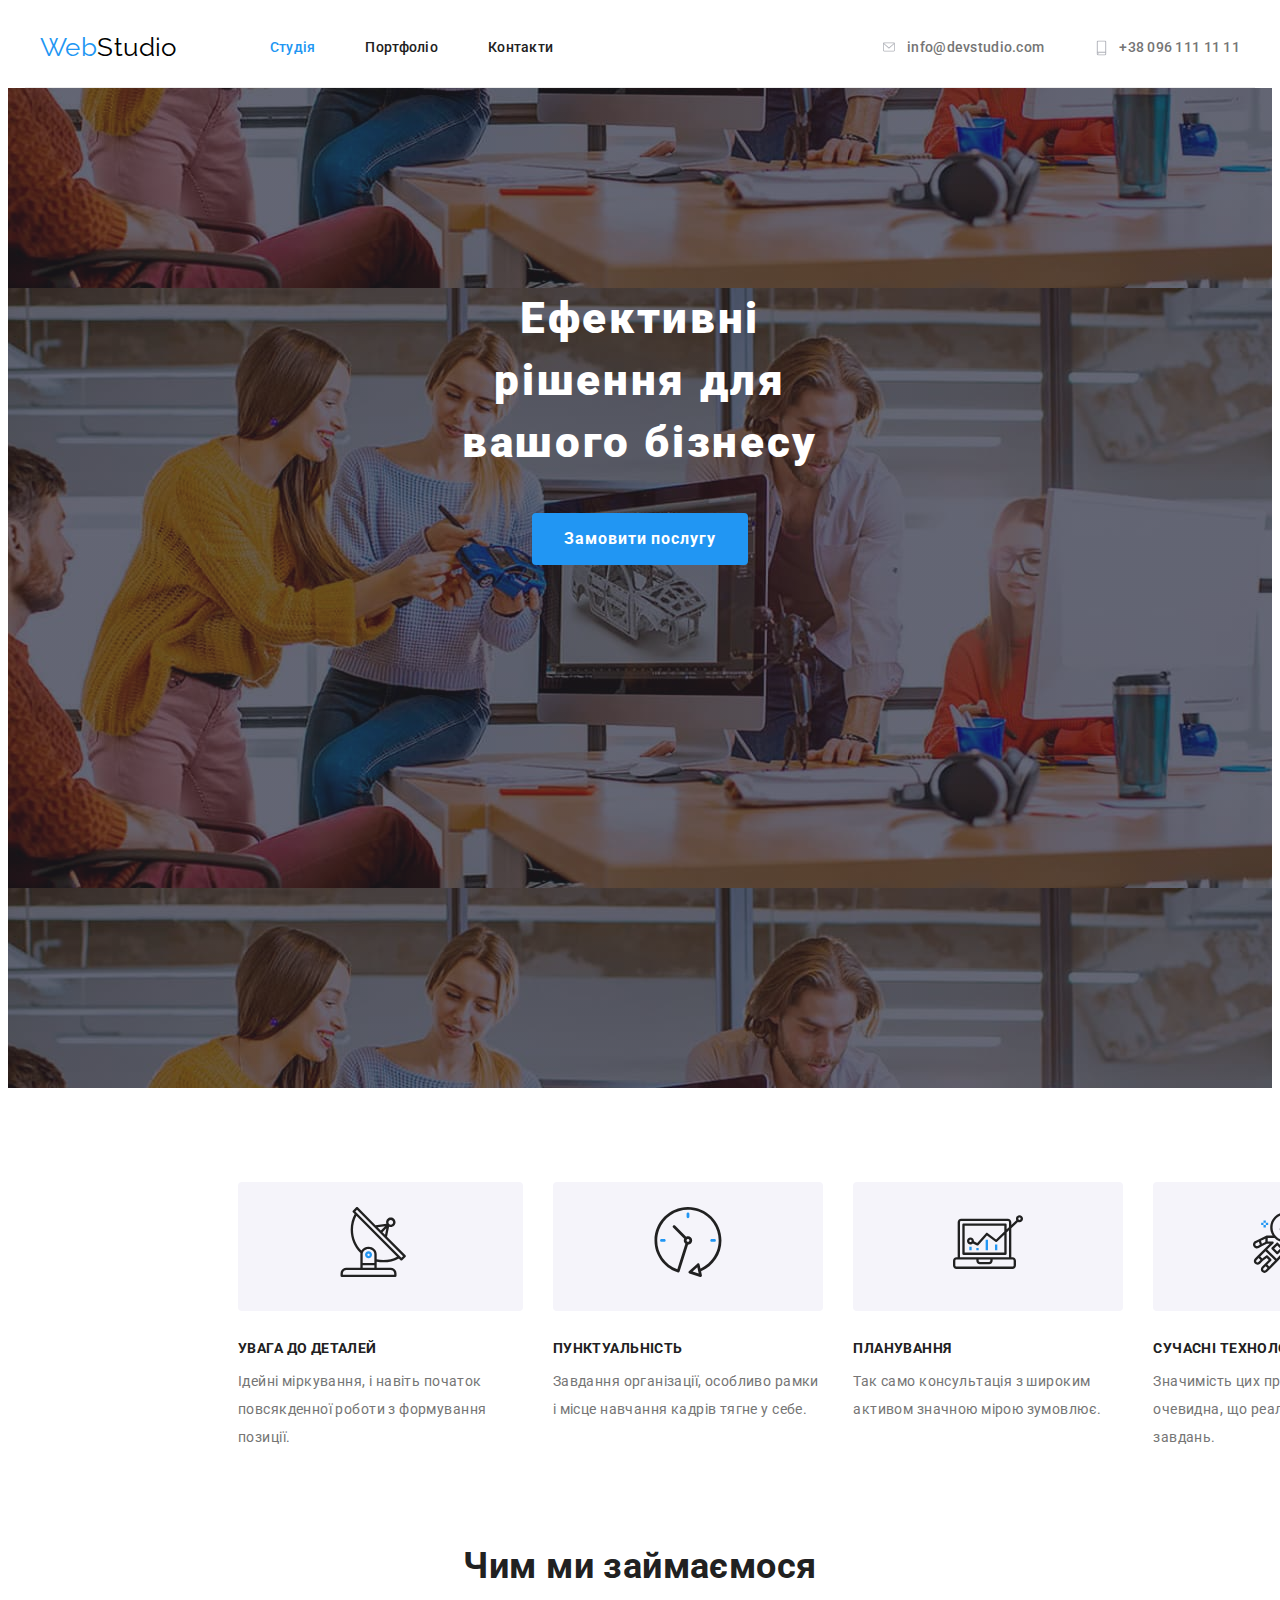
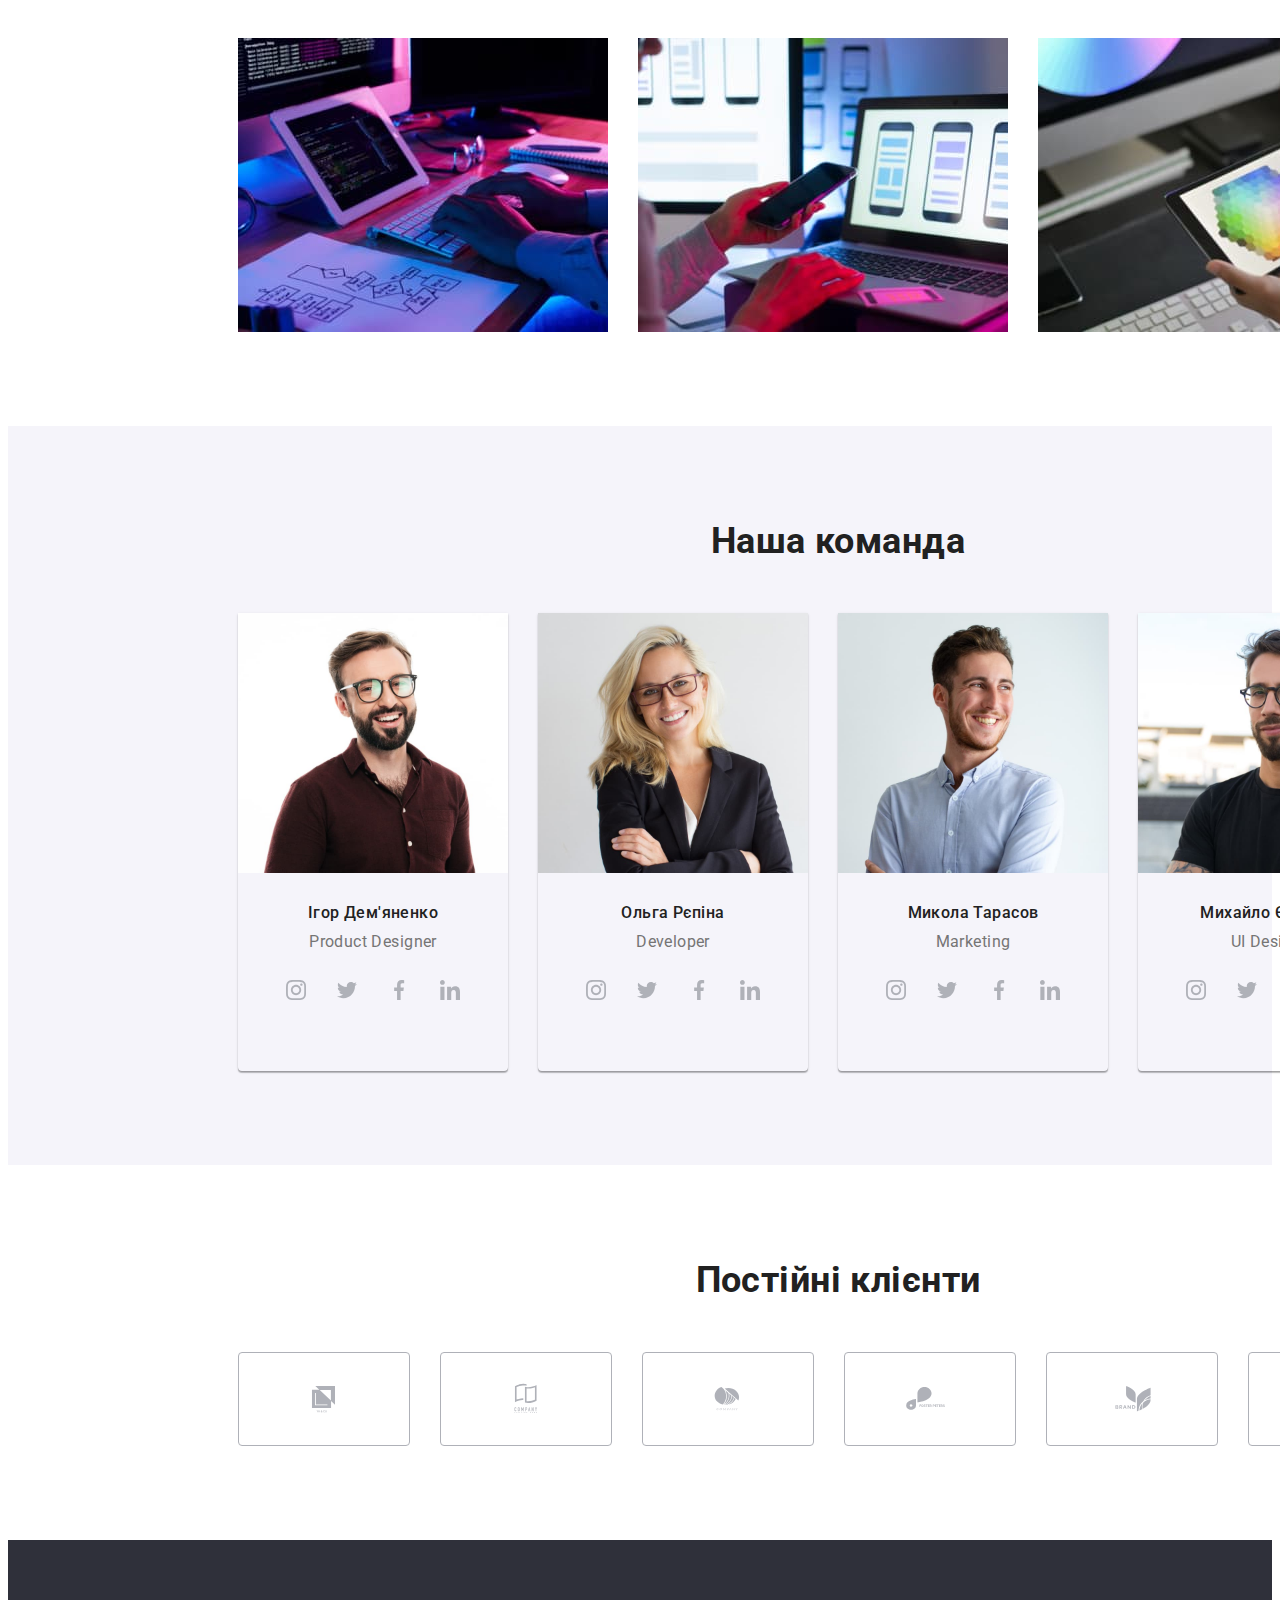
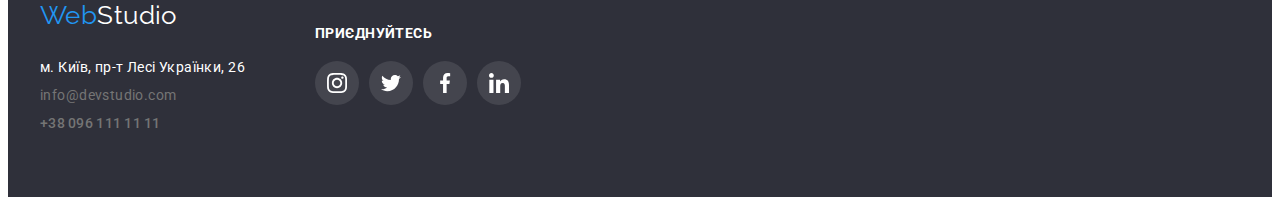
<file: index.html>
<!DOCTYPE html>
<html lang="en">
<head>
    <meta charset="UTF-8">
    <meta http-equiv="X-UA-Compatible" content="IE=edge">
    <meta name="viewport" content="width=device-width, initial-scale=1.0">
     <title>Студія</title>
     <link rel="preconnect" href="https://fonts.googleapis.com">
     <link rel="preconnect" href="https://fonts.gstatic.com" crossorigin>
     <link href="https://fonts.googleapis.com/css2?family=Raleway:wght@700&family=Roboto:wght@400;500;700;900&display=swap" 
     rel="stylesheet">
<link rel="stylesheet" href="https://cdnjs.cloudflare.com/ajax/libs/modern-normalize/1.1.0/modern-normalize.min.css" integrity="sha512-wpPYUAdjBVSE4KJnH1VR1HeZfpl1ub8YT/NKx4PuQ5NmX2tKuGu6U/JRp5y+Y8XG2tV+wKQpNHVUX03MfMFn9Q==" crossorigin="anonymous" referrerpolicy="no-referrer" />
     <link rel="stylesheet" href="./css/styles.css">

</head>
<body>
    <header >
      
        <div class="container main-nav">
            <nav class="navigation">
            <a href="" class="logo"> Web<span class="logo-three">Studio</span></a>
         <ul class="site-nav list">
            <li class="item">
                <a href="" class="link current">Студія</a>
            </li>
            <li class="item">
                <a href="./portfolio.html" class="link">Портфоліо</a>
            </li>
            <li class="item">
                <a href="" class="link">Контакти</a>
            </li>
         </ul>
       </nav>
    <ul class="site-contacte list ">
     <li class="item">
        <a href="mailto:info@devstudio.com" class="link">
            <svg class="icon-contacte"
            width="16px"
            height="12px"
            viewBox="0 0 100 100" 
            >
              <use xlink:href="./images/sprite.svg#icon-mail"></use>
              </svg>info@devstudio.com</a>
     </li>
     <li class="item">
        <a href="tel:+380961111111" class="link">
            <svg 
            class="icon-contacte"
            width="15px"
            height="16px"
            viewBox="0 0 100 100" 
            >
              <use xlink:href="./images/sprite.svg#icon-smartphone"></use>
              </svg>+38 096 111 11 11 </a>
     </li>
     </ul>
   </div>
   
       
       

 <!-- Меню -->
    
     
   </header>
   <main> 
        
    <section class="services">
        <h1 class="services-title">Ефективні рішення для вашого бізнесу</h1>
        <button type="button" class="button">Замовити послугу</button>
    </section>
    <section class="section"> <!-- Качество обслуживания  -->
        <h2 hidden>Якість обслуговування </h2> 
        <!-- потом уберем h2 с помощью CSS.Как я понял , то в каждой секции должен быть заголовок  -->
        <div class="container">
            <ul class="quality list">
            <li class="item ">
                <div class="quality-box">
                    <svg  
                    class="quality-icon"
                    width="70px"
                    height="70px"
                    viewBox="0 0 100 100" 
                    >
                 <use xlink:href="./images/sprite.svg#icon-Group"></use>
                  </svg>
                </div>
                <h3 class="quality-title">УВАГА ДО ДЕТАЛЕЙ</h3>
                <p class="quality-text">Ідейні міркування, і навіть початок повсякденної роботи з формування позиції.</p>
            </li>
            <li class="item ">
                <div class="quality-box">
                    <svg  
                    class="quality-icon"
                    width="70px"
                    height="70px"
                    viewBox="0 0 100 100" 
                    >
                 <use xlink:href="./images/sprite.svg#icon-clock"></use>
                  </svg>
                </div>
                <h3 class="quality-title">ПУНКТУАЛЬНІСТЬ</h3>
                <p class="quality-text">Завдання організації, особливо рамки і місце навчання кадрів тягне у себе.</p>
            </li>
            <li class="item ">
                <div class="quality-box">
                    <svg  
                    class="quality-icon"
                    width="70px"
                    height="70px"
                    viewBox="0 0 100 100" 
                    >
                 <use xlink:href="./images/sprite.svg#icon-diagram"></use>
                  </svg>
                </div>
                <h3 class="quality-title">ПЛАНУВАННЯ</h3>
                <p class="quality-text">Так само консультація з широким активом значною мірою зумовлює.</p>
            </li>
            <li class="item ">
                <div class="quality-box">
                    <svg  
                    class="quality-icon"
                    width="70px"
                    height="70px"
                    viewBox="0 0 100 100" 
                    >
                 <use xlink:href="./images/sprite.svg#icon-astronaut"></use>
                  </svg>
                </div>
                <h3 class="quality-title">СУЧАСНІ ТЕХНОЛОГІЇ</h3>
                <p class="quality-text">Значимість цих проблем настільки очевидна, що реалізація планових завдань.</p>
            </li>
        </ul>
    </div>
        
    </section>
    <section class="section no-pudding"> 
        <!-- Про работу компании  -->
        
        <h2 class="section-title centered">Чим ми займаємося</h2>
        <div class="container ">
            <ul class="working list">
            <li class="item">
                <img src="images/img.jpg" alt="working on computer" width="370" >
            </li>
            <li class="item">
                <img src="images/img1.jpg" alt="working by telephone" width="370">
            </li>
            <li class="item">
                <img src="images/img2.jpg" alt="working on tablets " width="370">
            </li>
        </ul>
    </div>
        
    </section>
    <section class="section comand"> <!-- Наша команда -->
       <div class="container ">
        <h2 class="section-title centered">Наша команда</h2>
        <ul class="team list">
            <li class="item">
                
                    <img src="images/img6.jpg" alt="man" width="270">
                     <h3 class="team-title">Ігор Дем'яненко </h3>
                      <p class="team-position">Product Designer</p>
                      <ul class="team-social">
                        <li class="social-item">
                            <a href="" class="link">
                            <svg 
                            class="social-icon"
                        
                            viewBox="0 0 100 100" 
                            width="20px"
                            
                            >
                             <use xlink:href="./images/sprite.svg#icon-instagram"></use>
                              </svg>
                            </a>
                        </li>
                         <li class="social-item">
                            <a href="" class="link">
                                <svg 
                                class="social-icon"
                                viewBox="0 0 100 100" 
                                width="20"
                                >
                             <use xlink:href="./images/sprite.svg#icon-twitter">

                             </use>
                              </svg>
                            </a>
                        </li>
                         <li class="social-item">
                            <a href="" class="link">
                                <svg 
                                class="social-icon"
                                viewBox="0 0 100 100" 
                                width="20"
                                >
                             <use xlink:href="./images/sprite.svg#icon-facebook">

                             </use>
                              </svg>
                            </a>
                        </li>
                         <li class="social-item">
                            <a href="" class="link">
                                <svg
                                class="social-icon" 
                                viewBox="0 0 100 100"
                                width="20" 
                                >
                             <use xlink:href="./images/sprite.svg#icon-linkedin">

                             </use>
                              </svg>
                            </a>
                        </li>
                      </ul> 
                
            </li>
            <li class="item">
                
                    <img src="images/img4.jpg" alt="woman" width="270">
                     <h3 class="team-title">Ольга Рєпіна</h3> 
                        <p class="team-position">Developer</p>
                        <ul class="team-social">
                        <li class="social-item">
                            <a href="" class="link">
                            <svg 
                            class="social-icon"
                            viewBox="0 0 100 100" 
                            width="20"
                            >
                             <use xlink:href="./images/sprite.svg#icon-instagram"></use>
                              </svg>
                            </a>
                        </li>
                         <li class="social-item">
                            <a href="" class="link">
                                <svg 
                                class="social-icon"
                                viewBox="0 0 100 100" 
                                width="20"
                                >
                             <use xlink:href="./images/sprite.svg#icon-twitter">

                             </use>
                              </svg>
                            </a>
                        </li>
                         <li class="social-item">
                            <a href="" class="link">
                                <svg 
                                class="social-icon"
                                viewBox="0 0 100 100" 
                                width="20"
                                >
                             <use xlink:href="./images/sprite.svg#icon-facebook">

                             </use>
                              </svg>
                            </a>
                        </li>
                         <li class="social-item">
                            <a href="" class="link">
                                <svg
                                class="social-icon" 
                                viewBox="0 0 100 100"
                                width="20" 
                                >
                             <use xlink:href="./images/sprite.svg#icon-linkedin">

                             </use>
                              </svg>
                            </a>
                        </li>
                      </ul>  
                
    
            </li>
            <li class="item">
               
                    <img src="images/img3.jpg" alt="man" width="270">
                       <h3 class="team-title">Микола Тарасов</h3>
                        <p class="team-position">Marketing</p>
                        <ul class="team-social">
                        <li class="social-item">
                            <a href="" class="link">
                            <svg
                            class="social-icon" 
                            viewBox="0 0 100 100" 
                            width="20"
                            >
                             <use xlink:href="./images/sprite.svg#icon-instagram"></use>
                              </svg>
                            </a>
                        </li>
                         <li class="social-item">
                            <a href="" class="link">
                                <svg 
                                class="social-icon"
                                viewBox="0 0 100 100" 
                                width="20"
                                >
                             <use xlink:href="./images/sprite.svg#icon-twitter">

                             </use>
                              </svg>
                            </a>
                        </li>
                         <li class="social-item">
                            <a href="" class="link">
                                <svg 
                                class="social-icon"
                                viewBox="0 0 100 100" 
                                width="20"
                                >
                             <use xlink:href="./images/sprite.svg#icon-facebook">

                             </use>
                              </svg>
                            </a>
                        </li>
                         <li class="social-item">
                            <a href="" class="link">
                                <svg
                                class="social-icon" 
                                viewBox="0 0 100 100"
                                width="20" 
                                >
                             <use xlink:href="./images/sprite.svg#icon-linkedin">

                             </use>
                              </svg>
                            </a>
                        </li>
                      </ul> 
               
            </li>
            <li class="item">
                
                    <img src="images/img5.jpg" alt="man" width="270">
                      <h3 class="team-title">Михайло Єрмаков</h3>
                        <p class="team-position">UI Designer</p>
                        <ul class="team-social">
                        <li class="social-item">
                            <a href="" class="link">
                            <svg
                            class="social-icon" 
                            viewBox="0 0 100 100" 
                            width="20"
                            >
                             <use xlink:href="./images/sprite.svg#icon-instagram"></use>
                              </svg>
                            </a>
                        </li>
                         <li class="social-item">
                            <a href="" class="link">
                                <svg
                                class="social-icon" 
                                viewBox="0 0 100 100" 
                                width="20"
                                >
                             <use xlink:href="./images/sprite.svg#icon-twitter">

                             </use>
                              </svg>
                            </a>
                        </li>
                         <li class="social-item">
                            <a href="" class="link">
                                <svg 
                                class="social-icon"
                                viewBox="0 0 100 100" 
                                width="20"
                                >
                             <use xlink:href="./images/sprite.svg#icon-facebook">

                             </use>
                              </svg>
                            </a>
                        </li>
                         <li class="social-item">
                            <a href="" class="link">
                                <svg
                                class="social-icon" 
                                viewBox="0 0 100 100"
                                width="20" 
                                >
                             <use xlink:href="./images/sprite.svg#icon-linkedin">

                             </use>
                              </svg>
                            </a>
                        </li>
                      </ul> 
                
            </li>
        </ul>
    </div>
        
    
    </section>
     <!-- Клиенты  -->
    <section class="section">
        <div class="container ">
            <h2 class="section-title centered">
        Постійні клієнти </h2>
        <ul class="client">
            <li class="item">
                <a href="" class="link"><svg
                    class="icon-client" 
                    width="106px"
                    height="60px"
                    viewBox="0 0 100 100" 
                    >
  <use xlink:href="./images/sprite.svg#icon-company1"></use>
</svg></a>
            </li>
            <li class="item">
                <a href="" class="link"><svg
                    class="icon-client"
                    width="106px"
                    height="60px"
                     viewBox="0 0 100 100" 
                     >
  <use xlink:href="./images/sprite.svg#icon-company2"></use>
</svg></a>
            </li>
            <li class="item">
                <a href="" class="link"><svg
                    class="icon-client" 
                    width="106px"
                    height="60px"
                    viewBox="0 0 100 100" 
                    >
  <use xlink:href="./images/sprite.svg#icon-company3"></use>
</svg></a>
            </li>
            <li class="item">
                <a href="" class="link"><svg
                    class="icon-client"
                    width="106px"
                    height="60px" 
                    viewBox="0 0 100 100" 
                    >
  <use xlink:href="./images/sprite.svg#icon-company4"></use>
</svg></a>
            </li>
            <li class="item">
                <a href="" class="link"><svg
                    class="icon-client" 
                    width="106px"
                    height="60px" 
                    viewBox="0 0 100 100"
                     >
  <use xlink:href="./images/sprite.svg#icon-company5"></use>
</svg></a>
            </li>
            <li class="item">
                <a href="" class="link"><svg
                    class="icon-client"
                    width="106px"
                    height="60px" 
                    viewBox="0 0 100 100" 
                    >
  <use xlink:href="./images/sprite.svg#icon-company6"></use>
</svg>
</a>
            </li>
        </ul>
    </div>
      



    </section>

   </main>
   <footer class="footer">
     <!-- Футер -->
     <div class="container box">
        <div class="box-1">
        
        <a href="" class="logo">Web<span class="logo-two">Studio</span> </a>
    <address>
        м. Київ, пр-т Лесі Українки, 26 <br>
        <a href="mailto:info@devstudio.com" class="link">info@devstudio.com</a><br>
        <a href="tel=:+380961111111" class="tell">+38 096 111 11 11</a>
    
    </address>
    </div>
 <div class="box-2">
    <strong>
    ПРИЄДНУЙТЕСЬ
    </strong>
    <ul class="footer-social">
        <li class="item">
            <a href="" class="link">
                            <svg
                            class="footer-icon" 
                            viewBox="0 0 100 100" 
                            width="20"
                            >
                             <use xlink:href="./images/sprite.svg#icon-instagram"></use>
                              </svg>
                            </a>
         </li>
        <li class="item">
            <a href="" class="link">
                                <svg
                                class="footer-icon" 
                                viewBox="0 0 100 100" 
                                width="20"
                                >
                             <use xlink:href="./images/sprite.svg#icon-twitter">

                             </use>
                              </svg>
                            </a>
            </li>
        <li class="item">
            <a href="" class="link">
                                <svg 
                                class="footer-icon"
                                viewBox="0 0 100 100" 
                                width="20"
                                >
                             <use xlink:href="./images/sprite.svg#icon-facebook">

                             </use>
                              </svg>
                            </a>
            </li>
        <li class="item"> 
            <a href="" class="link">
                                <svg
                                class="footer-icon" 
                                viewBox="0 0 100 100"
                                width="20" 
                                >
                             <use xlink:href="./images/sprite.svg#icon-linkedin">

                             </use>
                              </svg>
                            </a>
            </li>
    </ul>
   </div>
</div>
     

    

   </footer>


</body>
</html>
</file>
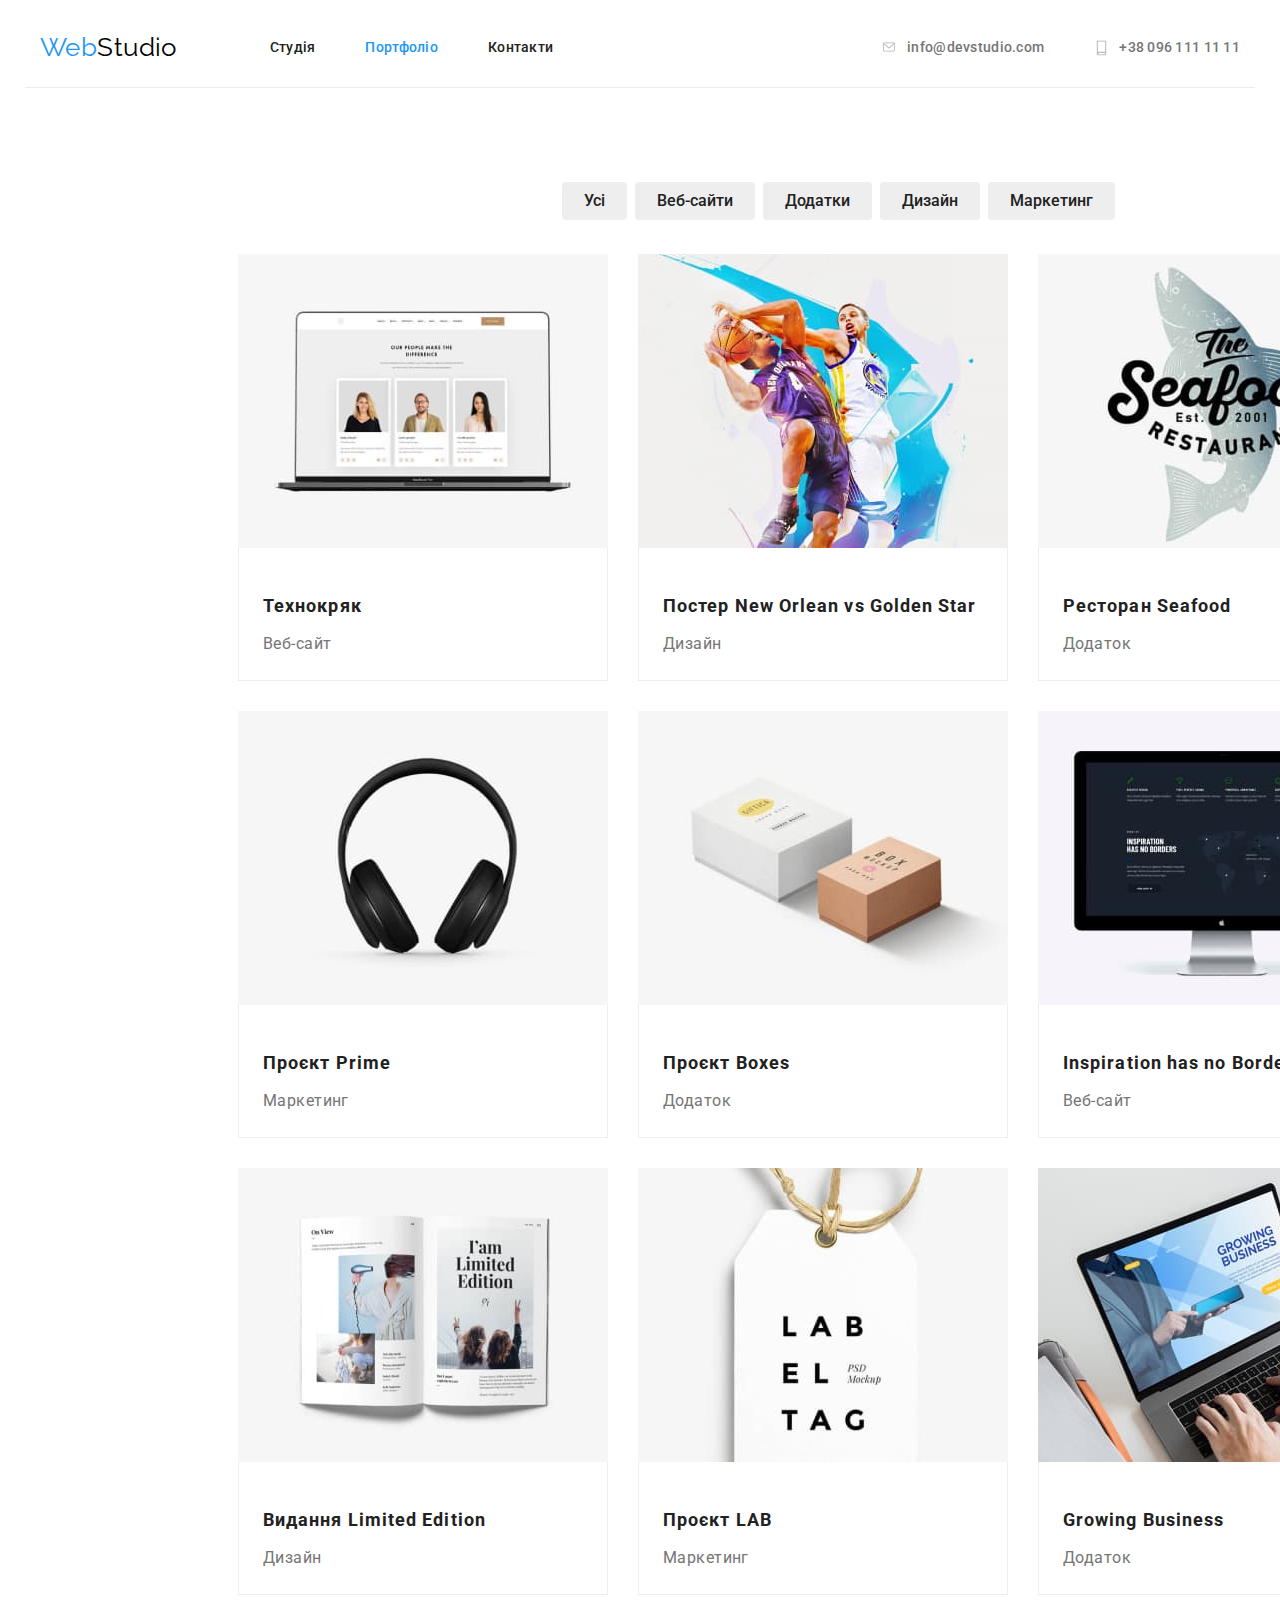
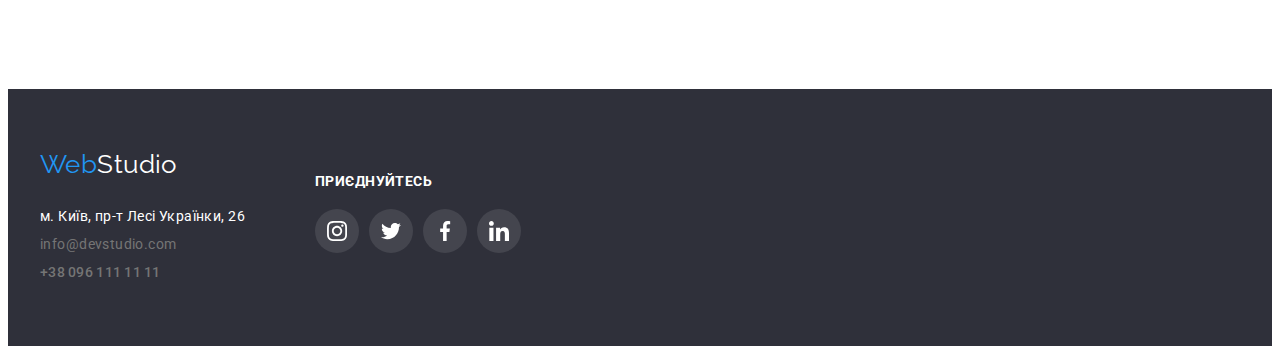
<file: portfolio.html>
<!DOCTYPE html>
<html lang="en">
<head>
    <meta charset="UTF-8">
    <meta http-equiv="X-UA-Compatible" content="IE=edge">
    <meta name="viewport" content="width=device-width, initial-scale=1.0">
    <title>Портфоліо</title>
     <link rel="preconnect" href="https://fonts.googleapis.com">
     <link rel="preconnect" href="https://fonts.gstatic.com" crossorigin>
     <link href="https://fonts.googleapis.com/css2?family=Raleway:wght@700&family=Roboto:wght@400;500;700;900&display=swap" 
     rel="stylesheet">
     <link rel="stylesheet" href="https://cdnjs.cloudflare.com/ajax/libs/modern-normalize/1.1.0/modern-normalize.min.css" integrity="sha512-wpPYUAdjBVSE4KJnH1VR1HeZfpl1ub8YT/NKx4PuQ5NmX2tKuGu6U/JRp5y+Y8XG2tV+wKQpNHVUX03MfMFn9Q==" crossorigin="anonymous" referrerpolicy="no-referrer" />
      <link rel="stylesheet" href="./css/styles.css">
</head>
<body>
      <header >
      
        <div class="container main-nav">
            <nav class="navigation">
            <a href="" class="logo"> Web<span class="logo-three">Studio</span></a>
         <ul class="site-nav list">
            <li class="item">
                <a href="./index.html" class="link ">Студія</a>
            </li>
            <li class="item">
                <a href="./portfolio.html" class="link current">Портфоліо</a>
            </li>
            <li class="item">
                <a href="" class="link">Контакти</a>
            </li>
         </ul>
       </nav>
    <ul class="site-contacte list ">
     <li class="item">
        <a href="mailto:info@devstudio.com" class="link">
            <svg class="icon-contacte"
            width="16px"
            height="12px"
            viewBox="0 0 100 100" 
            >
              <use xlink:href="./images/sprite.svg#icon-mail"></use>
              </svg>info@devstudio.com</a>
     </li>
     <li class="item">
        <a href="tel:+380961111111" class="link">
            <svg 
            class="icon-contacte"
            width="15px"
            height="16px"
            viewBox="0 0 100 100" 
            >
              <use xlink:href="./images/sprite.svg#icon-smartphone"></use>
              </svg>+38 096 111 11 11 </a>
     </li>
     </ul>
   </div>
   
       
       

 <!-- Меню -->
    
     
   </header>
   <main> 
    <!-- Фильтр -->
    <section class="filtr-space">
        <!-- <div class="container">  -->
            <h1 hidden>Portfolio</h1>
   <div class=" container filtr">
    <button type="button" class="filtr-button item">Усі</button>
      <button type="button" class="filtr-button item">Веб-сайти</button>
        <button type="button" class="filtr-button item">Додатки</button>
          <button type="button" class="filtr-button item">Дизайн</button>
           <button type="button" class="filtr-button item">Маркетинг</button>
           
        
        
</div>
<!-- </div> -->
   

          

<!-- Портфолио -->
<div class="container"> 
    <ul class="portfolio list">
        <li class="item">
            <a href="" class="link">
                <img src="images/img7.jpg" alt="notebook" width="370">
            <div class="portfolio-border">
                <h2 class="portfolio-title">Технокряк</h2>
            <p >Веб-сайт</p>
        </div>
    </a>
            
            
        </li>
        <li class=" item">
            <a href="" class="link">
                <img src="images/img8.jpg" alt="play basketball" width="370">
            <div class="portfolio-border">
                <h2 class="portfolio-title">Постер New Orlean vs Golden Star</h2>
            <p>Дизайн</p>
        </div>
    </a>
            
            
        </li>
        <li class="item">
            <a href="" class="link">
                <img src="images/img9.jpg" alt="Seafood" width="370">
            <div class="portfolio-border">
                <h2 class="portfolio-title">Ресторан Seafood</h2>
            <p>Додаток</p>
        </div></a>
            
            
        </li>
        <li class="item">
            <a href="" class="link">
                <img src="images/img10.jpg" alt="headphones" width="370">
            <div class="portfolio-border">
                <h2 class="portfolio-title">Проєкт Prime</h2>
            <p>Маркетинг</p>
        </div></a>
            
            
        </li>
        <li class="item">
            <a href="" class="link">
                <img src="images/img11.jpg" alt="Boxes" width="370">
            <div class="portfolio-border">
                <h2 class="portfolio-title">Проєкт Boxes</h2>
            <p>Додаток</p>
        </div></a>
            
            
        </li>
        <li class="item">
            <a href="" class="link">
                <img src="images/img12.jpg" alt="monitor" width="370">
            <div class="portfolio-border">
                <h2 class="portfolio-title">Inspiration has no Borders</h2>
            <p>Веб-сайт</p>
        </div></a>
            
            
        </li>
        <li class="item">
            <a href="" class="link">
                <img src="images/img13.jpg" alt="book" width="370">
            <div class="portfolio-border">
                <h2 class="portfolio-title">Видання Limited Edition</h2>
            <p>Дизайн</p>
        </div></a>
            
            
        </li>
        <li class="item">
            <a href="" class="link">
                <img src="images/img14.jpg" alt="LAB" width="370">
            <div class="portfolio-border">
                <h2 class="portfolio-title">Проєкт LAB</h2>
            <p>Маркетинг</p>
        </div></a>
            
            
        </li>
        <li class="item">
            <a href="" class="link">
                <img src="images/img15.jpg" alt="typing on computer" width="370">
            <div class="portfolio-border">
                <h2 class="portfolio-title">Growing Business</h2>
            <p>Додаток</p>
        </div></a>
            
            
        </li>
        
    </ul>
</div>
   
</section>
</main>
   


   
 <footer class="footer">
     <!-- Футер -->
     <div class="container box">
        <div class="box-1">
        
        <a href="" class="logo">Web<span class="logo-two">Studio</span> </a>
    <address>
        м. Київ, пр-т Лесі Українки, 26 <br>
        <a href="mailto:info@devstudio.com" class="link">info@devstudio.com</a><br>
        <a href="tel=:+380961111111" class="tell">+38 096 111 11 11</a>
    
    </address>
    </div>
 <div class="box-2">
    <strong>
    ПРИЄДНУЙТЕСЬ
    </strong>
    <ul class="footer-social">
        <li class="item">
            <a href="" class="link">
                            <svg
                            class="footer-icon" 
                            viewBox="0 0 100 100" 
                            width="20"
                            >
                             <use xlink:href="./images/sprite.svg#icon-instagram"></use>
                              </svg>
                            </a>
         </li>
        <li class="item">
            <a href="" class="link">
                                <svg
                                class="footer-icon" 
                                viewBox="0 0 100 100" 
                                width="20"
                                >
                             <use xlink:href="./images/sprite.svg#icon-twitter">

                             </use>
                              </svg>
                            </a>
            </li>
        <li class="item">
            <a href="" class="link">
                                <svg 
                                class="footer-icon"
                                viewBox="0 0 100 100" 
                                width="20"
                                >
                             <use xlink:href="./images/sprite.svg#icon-facebook">

                             </use>
                              </svg>
                            </a>
            </li>
        <li class="item"> 
            <a href="" class="link">
                                <svg
                                class="footer-icon" 
                                viewBox="0 0 100 100"
                                width="20" 
                                >
                             <use xlink:href="./images/sprite.svg#icon-linkedin">

                             </use>
                              </svg>
                            </a>
            </li>
    </ul>
   </div>
</div>
     

    

   </footer>
    
</body>
</html>
</file>
<file: css/styles.css>
/* основой цвет текста #757575

вторичный цвет текста #212121
акцент #2196F3

цвет фона #F5F5F5 */
:root{
    --primary-text-color:#757575;
    --title-text-color:#212121;
    --nav-text-color:#212121;
    --accent-text-color:#2196F3;
    --white-color:#FFFFFF;
    
}
.section {
    padding: 94px 215px;
    
}
.container{
    width: 1200px;
    padding-left: 15px;
    padding-right: 15px;
    margin-left: auto;
    margin-right: auto;
    
    /* background-color: #b5ea89; */
}


body{
    background: #FFFFFF;
    color:var(--primary-text-color);
    font-family: 'Roboto', sans-serif;
    letter-spacing: 0.03em;
    font-size: 14px;
    line-height: 2;
    
}

img{
        display: block; max-width:100%;}
    
ul{
    list-style: none;
}
.list{
    padding: 0;
    margin: 0;
}


/* LOGO */
.logo {
    color:#2196F3;
 text-decoration: none;
 font-family:'Raleway', sans-serif;
 font-size: 26px;
 line-height: 1.2;
     }
.logo:hover{
    color:#F45656;
          }
 .logo-two {
    color:#FFFFFF}
 .logo-two:hover{
  color:#F45656;  
 }
 .logo-three {
    color:#000000;}
 .logo-three:hover{
    color:#F45656;
 }

    /* SITE-NAV */

.main-nav{
    display:flex;
    align-items: center;
    border-bottom: 1px solid #ECECEC;
   
   
}
 .navigation{
   
    display: flex;
    align-items: center;

    
 }
.site-nav{
  display:flex;
  margin-left: 93px;
}

.site-nav .item +.item{
    margin-left: 50px;
}

.site-nav .link {
    display: block;
    color:var(--nav-text-color);
    text-decoration: none;
 font-weight: 500;
 font-size: 14px;
 line-height: 1.1;
 letter-spacing: 0.02em;
 padding-top: 32px;
 padding-bottom: 32px;
}
.site-nav :hover , .site-nav :focus {
    color: var(--accent-text-color);
}
.site-nav .link.current{
    color:var(--accent-text-color);
}
.site-nav .link:active{
    color:#F45656 ;
}

 /* SITE-CONTACTE */
 .site-contacte a{
    display: flex;
    align-items: center;
   
 }
 
 
.site-contacte{
    
    display:flex;
    margin-left: auto;
}
.site-contacte .item + .item{
    margin-left: 50px;

}
 
.site-contacte .link,.tell {
    color: var(--primary-text-color);
    text-decoration: none;
    font-weight: 500;
    font-size: 14px;
    line-height: 1.1;
    letter-spacing: 0.02em;
 }
 .site-contacte .link:hover ,.site-contacte .link:focus{
    color:var(--accent-text-color);
 }
 
 
 
    
 
 .icon-contacte{
    margin-right: 10px;
    fill:#afb1b8;
 }
 
.site-contacte .link:hover svg{
    fill: var(--accent-text-color);
}
.site-contacte .link:focus svg{
 fill: var(--accent-text-color);
}



  /* SERVICES */

  
  .services{
    margin-left: auto;
    margin-right: auto;
    height: 600px;
    max-width:1600px ;
    background-image:  linear-gradient(
    rgba(47, 48, 58, 0.4),rgba(47, 48, 58, 0.4)),
    url(../images/services.jpg);
    background-position: center;
    text-align: center;
    padding:200px 452px ;
  }
  .services-title{
    color: var(--white-color);
    font-weight: 900;
    font-size: 44px;
    line-height: 1.4;
    letter-spacing: 0.06em;
    margin-top: 0;
    margin-bottom: 40px;



  }
  .button{
    background-color:#2196F3 ;
    color: var(--white-color);
    cursor: pointer;
    font-family: inherit;
   font-weight: 700;
   font-size: 16px;
   line-height: 2;
   align-items: center;
   text-align: center;
   letter-spacing: 0.06em;
   min-width: 216px;
   border-radius: 4px;
   padding: 10px 32px;
   border:none;
    }
    .button:hover,.button:focus{
        background-color:#188CE8;
    }

    
    /* SECTION */
   

.section-title{
    color:var(--title-text-color);
font-size: 36px;
line-height: 1.2;
text-align:center;
margin-top: 0;
margin-bottom: 50px;
}
.section-title.centered{
    text-align: center;
}
/* quality-list */
.quality{
    display: flex;
}
.quality .item + .item{
    margin-left: 30px;
}
.quality-title{
    color: var(--title-text-color);
    font-size: 14px;
  line-height: 1.1;
  margin-top: 0;
  margin-bottom: 10px;

}
.quality-text{
    margin-top: 0;
    margin-bottom: 0;
}
.quality .item {
    display: inline-block;
}
.quality-icon {
    margin:25px 100px;
}
.quality-box{
    background: #F5F4FA;
    border-radius: 4px;
    margin-bottom: 30px;
   
}
/* .quality .item::before{
    display:block;
    content: "";
    height:120px;
    background-position: center;
    background-repeat: no-repeat;
    border-radius: 4px;
    background-image:url(../images/antenna.svg);
    background-color: #F5F4FA;
    margin-bottom: 30px;
    }
   

.quality .item:nth-last-child(1)::before{
    background-image: url(../images/astronaut.svg);
}
.quality .item:nth-last-child(2)::before{
    background-image: url(../images/diagram.svg);
}
.quality .item:nth-last-child(3)::before{
    background-image: url(../images/clock.svg);
}  */


                  /* Working list */
.no-pudding{
padding-top:0 ;
}
.working{
    
    display: flex;
}
.working .item + .item{
    margin-left: 30px;
}


/* Team */
.comand{
    background-color: #F5F4FA;
}



.team{
    display: flex;
   
    
}
.team .item{
        padding-bottom: 30px;
        box-shadow: 0px 1px 3px rgba(0, 0, 0, 0.12), 0px 1px 1px rgba(0, 0, 0, 0.14), 0px 2px 1px rgba(0, 0, 0, 0.2);
        border-radius: 0px 0px 4px 4px;
        width: 270px;
        height: 428px;


}
.team .item + .item{
    margin-left: 30px;
}
.team-title {
 color: var(--title-text-color);
 font-weight: 500;
 font-size: 16px;
 line-height: 1.2;
 margin-top:30px ;
 margin-bottom: 10px;
 text-align: center;
 }
 
 .team-position{

font-size: 16px;
line-height: 1.2;
margin-top: 0;
margin-bottom: 0;
text-align: center;
}
.team-social{
display: flex;
justify-content: space-around;
margin: 16px 32px 0px 32px;
padding: 0;
    }

.social-item{
    
   width:44px;
    height:44px; 
    
}
.social-item .link
{
    display: flex;
    align-items: center;
    justify-content: center;
 
   width:44px;
   height:44px;

}
.social-item .link:hover{
    
    background:var(--accent-text-color);
    border-radius: 50%;
    }
.social-item .link:focus{
    
    background:var(--accent-text-color);
    border-radius: 50%;
    
}
.social-item .link:hover svg{
    fill: #FFFFFF;}
.social-item .link:focus svg{
    fill: #FFFFFF;}

.social-icon{
  
    fill:#afb1b8 ;
}

/* КЛИЕНТЫ */


.client
{padding: 0;
    display:flex;
    margin: 0;
    gap: 30px;
 }
 .icon-client{
   fill:#afb1b8;
 }
    
   .client .item .link{
    display: flex;
    max-width: 170px;
    max-height: 92px;
    border: 1px solid #AFB1B8;
    border-radius: 4px;
    padding:16px 32px ;
    align-items: center;
    }
    
 .client .item .link:hover{
    border-color: var(--accent-text-color);
 }
 .client .item .link:focus{
    border-color: var(--accent-text-color);
 }

 .client .item .link:hover svg{
    fill:var(--accent-text-color);}
 .client .item .link:focus svg{
    fill:var(--accent-text-color); } 


    
             /*  ФУТЕР  */

 .footer{
    background-color: #2F303A;
    padding-top: 60px;
    padding-bottom: 60px;
    
 }
 .footer .link {
    color: var(--primary-text-color);
    text-decoration: none;
    }
 .footer .link:hover ,.footer .link:focus{
    color: var(--accent-text-color);
 } 
  .footer .tell {
    color: var(--primary-text-color);
    text-decoration: none;
 }
 .footer .tell:hover , .footer .tell:focus{
    color: var(--accent-text-color);
 }
 address {
    color:#FFFFFF;
 font-style: normal;
  margin-top: 20px;
   }
   .box{
    display:flex;
    align-items: center;
   }
   .box-2{
    margin-left: 70px;
   }
   
  strong{
    color: 
   #FFFFFF;
   
  }
   .footer-icon{
    fill:#FFFFFF;
   }
   .footer-social{
    display: flex;
    gap: 10px;
    margin top: 20px;
    padding: 0;
   }
   .footer-social .link{
    display: flex;
    width: 44px;
    height: 44px;
    background: rgba(255, 255, 255, 0.1);
    align-items: center;
    justify-content: center;
    border-radius: 50%;
   }
   .footer-social .link:hover{
    background-color: var(--accent-text-color);
   }
   .footer-social .link:focus{
    background-color: var(--accent-text-color);
   }
   
   
 
                   /* "ПОРТФОЛИО"  */
   .filtr-space{
        padding: 94px 215px ;
    }
       
  .filtr{
    display: flex;
    justify-content: center;
    margin-bottom: 34px;

   }
   .filtr .item + .item{
    margin-left: 8px;
   }



 .filtr-button{
    background-color:#EEEEEE;
    color:var(--nav-text-color);
    cursor: pointer;

    font-family:inherit;
   font-weight: 500;
   font-size: 16px;
   line-height: 1.6;

   border-radius: 4px;
   text-align: center;
   padding: 6px 22px;
   border:none ;

    } 
    .filtr-button:hover , .filtr-button:focus{
        background-color:var(--accent-text-color) ;
        color: var(--white-color);
        box-shadow: 0px 3px 1px rgba(0, 0, 0, 0.1), 0px 1px 2px rgba(0, 0, 0, 0.08), 0px 2px 2px rgba(0, 0, 0, 0.12);
border-radius: 4px;
    }    
    /* ПОРТФОЛИО ЛИСТ */
    .portfolio-title{
        color: var(--title-text-color);
        font-size: 18px;
        letter-spacing: 0.06em;
        margin-top: 20px;
        margin-bottom: 4px;
        }
    .portfolio p{
        margin-top: 0;
        margin-bottom: 0;
        color: var(--primary-text-color);
        }
    .portfolio{
       display: flex;
       flex-wrap: wrap;
       margin-left: auto;
       margin-right: auto;
       
       font-size: 16px;
    }
    .portfolio .item{
        max-width:370px;
        margin-right: 30px;
        margin-bottom: 30px;
     }
   
    .portfolio .item:nth-child(3n){
        margin-right: 0;
     }
    .portfolio .item:nth-last-child(-n+3){
        margin-bottom: 0;
    }
    .portfolio-border{
        border: 1px solid #EEEEEE;
        border-top: none;
        padding: 20px 24px;
        }
      .portfolio-border{
        list-style: none;
      } 
       .portfolio .link{
        text-decoration: none;
        display: block;
    }

   .portfolio .link:hover{
    border: 1px solid #EEEEEE;
     box-shadow: 0px 1px 1px rgba(0, 0, 0, 0.12), 0px 4px 4px 
     rgba(0, 0, 0, 0.06), 1px 4px 6px rgba(0, 0, 0, 0.16)
   }
        

    






/* border: 1px solid #EEEEEE;
     box-shadow: 0px 1px 1px rgba(0, 0, 0, 0.12), 0px 4px 4px 
     rgba(0, 0, 0, 0.06), 1px 4px 6px rgba(0, 0, 0, 0.16); */
</file>
